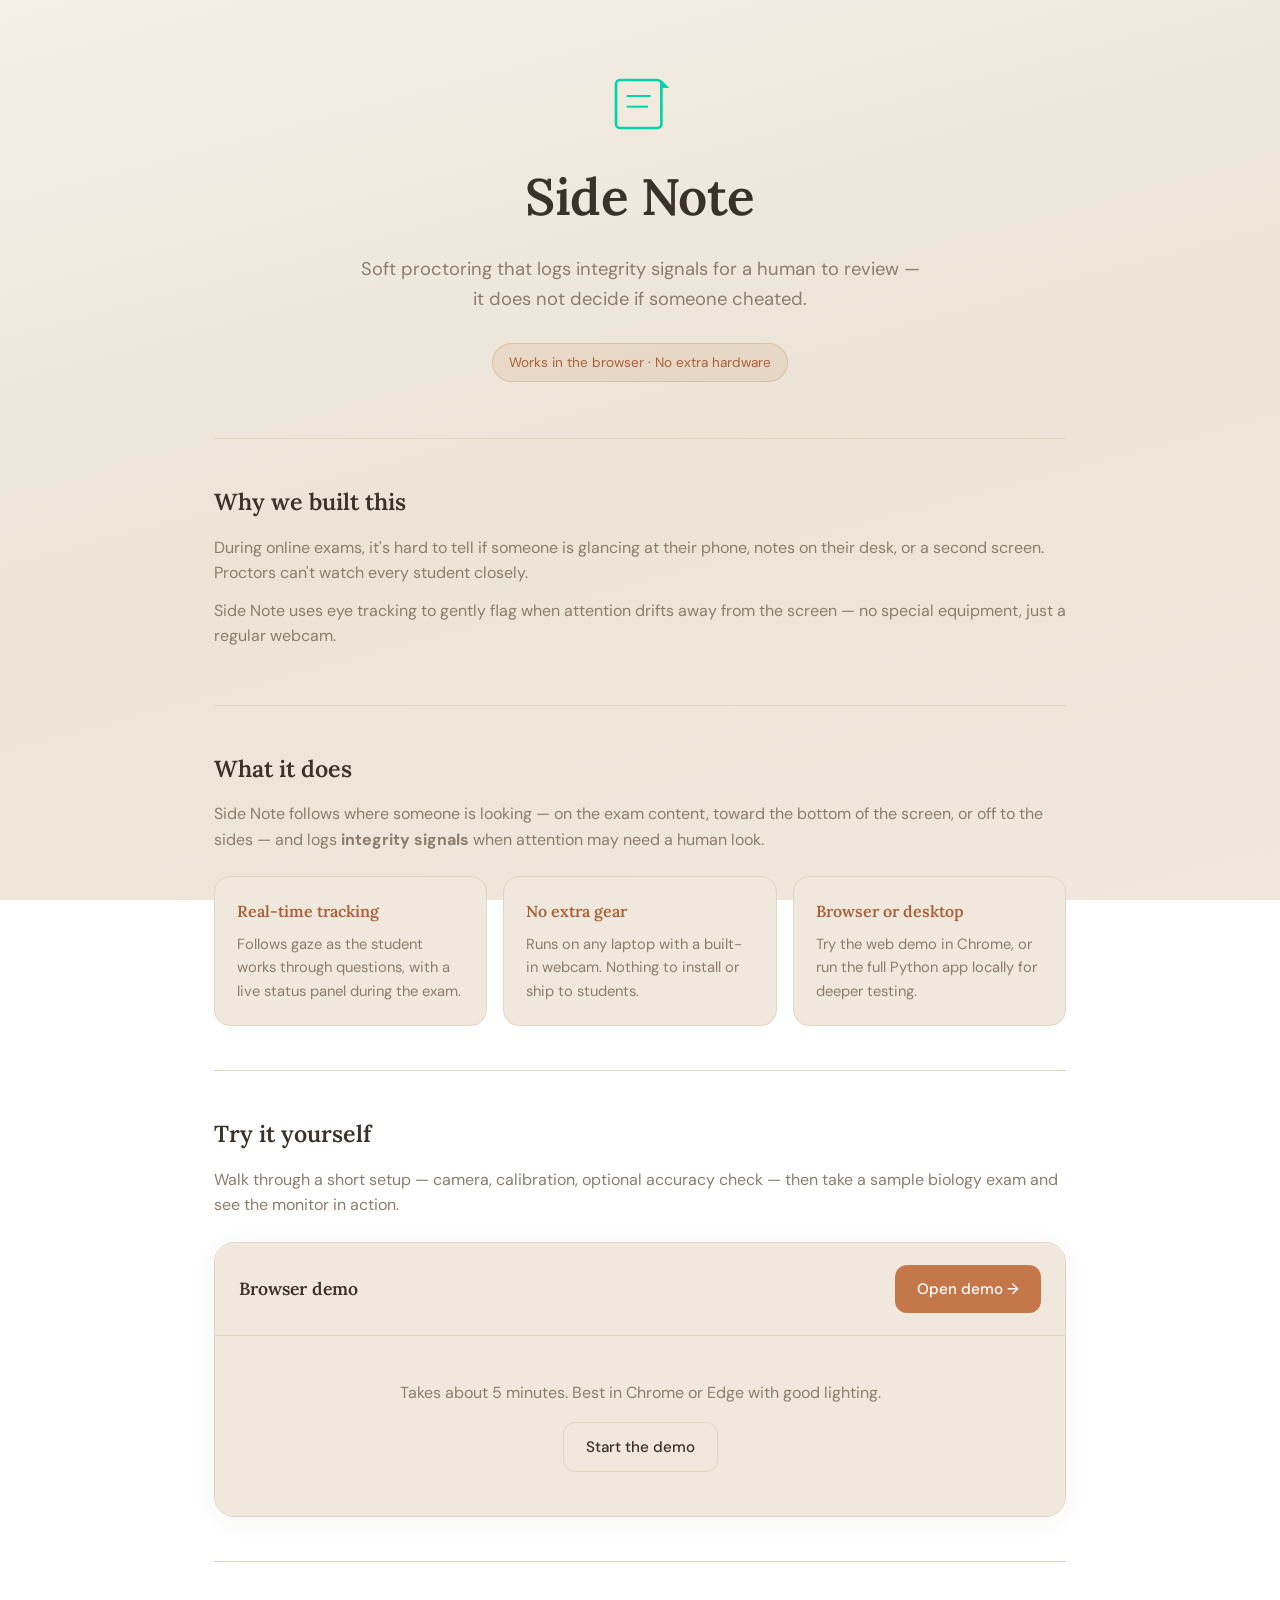
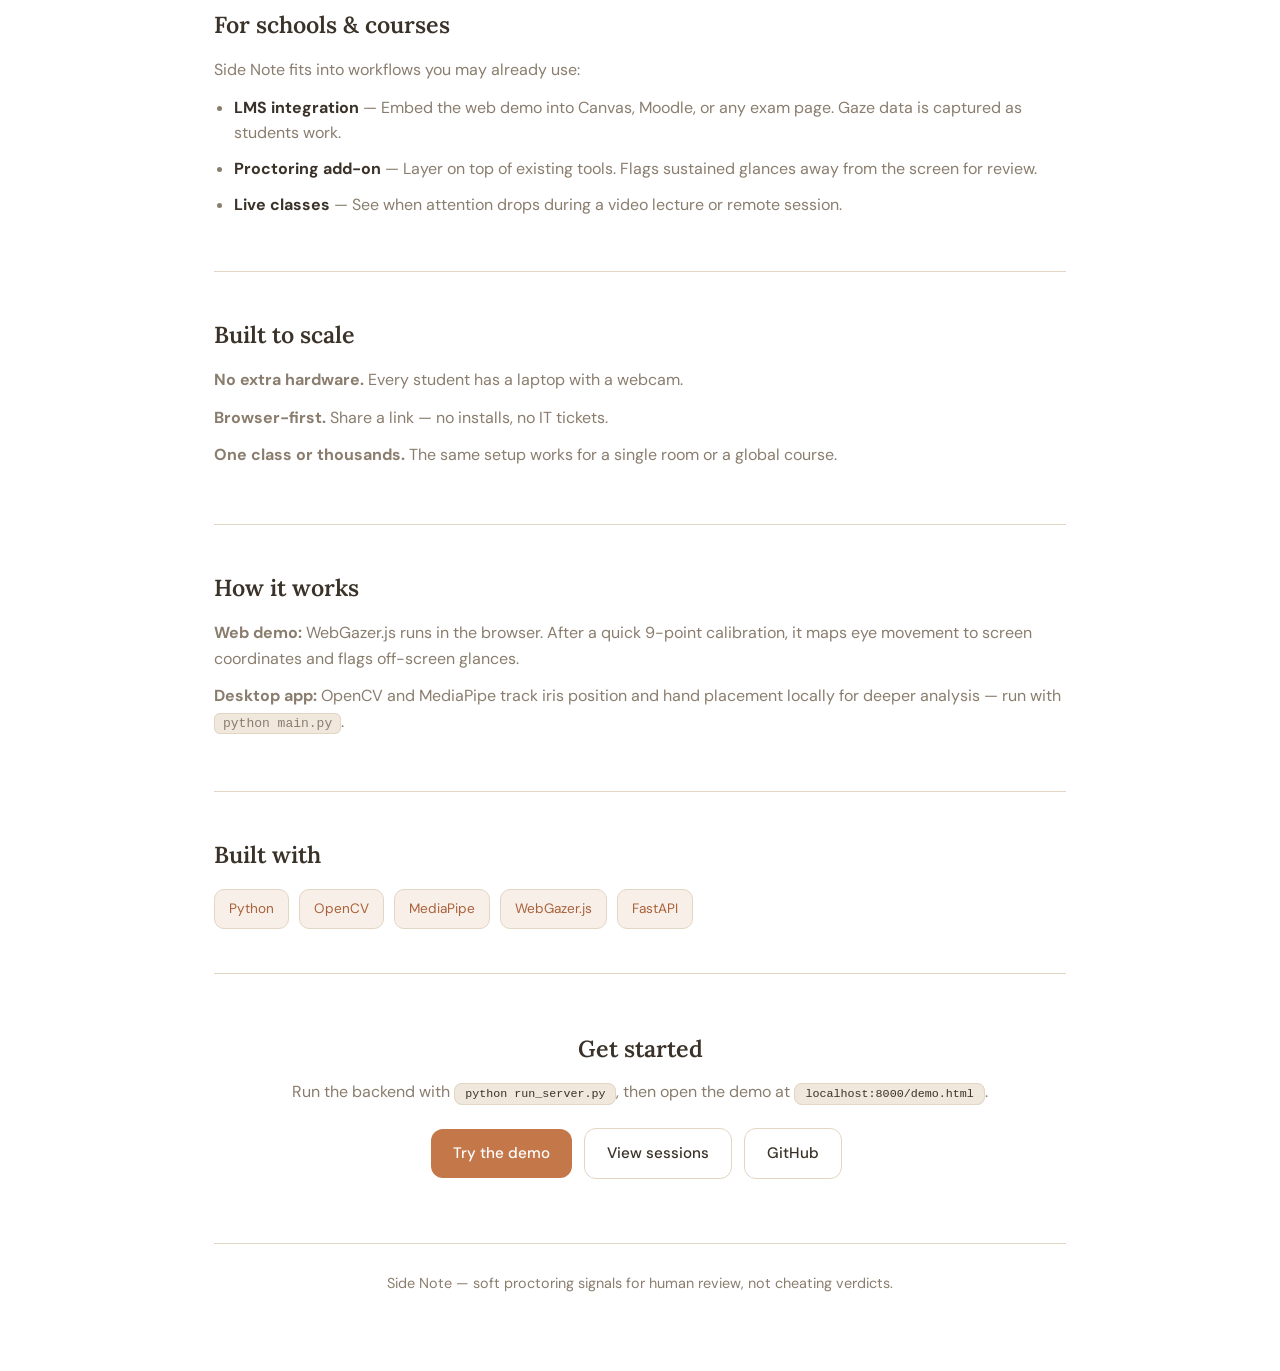
<file: website/index.html>
<!DOCTYPE html>
<html lang="en">
<head>
  <meta charset="UTF-8">
  <meta name="viewport" content="width=device-width, initial-scale=1.0">
  <title>Side Note — Eye Tracking for Everyone</title>
  <link rel="preconnect" href="https://fonts.googleapis.com">
  <link rel="preconnect" href="https://fonts.gstatic.com" crossorigin>
  <link href="https://fonts.googleapis.com/css2?family=DM+Sans:wght@400;500;600;700&family=Lora:wght@500;600&display=swap" rel="stylesheet">
  <link rel="stylesheet" href="css/demo.css">
  <link rel="stylesheet" href="css/home.css">
</head>
<body>
  <div class="home-shell">
    <header class="hero">
      <img src="logo.svg" alt="Side Note" class="logo" width="64" height="64">
      <h1>Side Note</h1>
      <p class="tagline">Soft proctoring that logs integrity signals for a human to review — it does not decide if someone cheated.</p>
      <span class="badge">Works in the browser · No extra hardware</span>
    </header>

    <section class="home-section">
      <h2>Why we built this</h2>
      <p>During online exams, it's hard to tell if someone is glancing at their phone, notes on their desk, or a second screen. Proctors can't watch every student closely.</p>
      <p>Side Note uses eye tracking to gently flag when attention drifts away from the screen — no special equipment, just a regular webcam.</p>
    </section>

    <section class="home-section">
      <h2>What it does</h2>
      <p>Side Note follows where someone is looking — on the exam content, toward the bottom of the screen, or off to the sides — and logs <strong>integrity signals</strong> when attention may need a human look.</p>

      <div class="features">
        <div class="feature">
          <h4>Real-time tracking</h4>
          <p>Follows gaze as the student works through questions, with a live status panel during the exam.</p>
        </div>
        <div class="feature">
          <h4>No extra gear</h4>
          <p>Runs on any laptop with a built-in webcam. Nothing to install or ship to students.</p>
        </div>
        <div class="feature">
          <h4>Browser or desktop</h4>
          <p>Try the web demo in Chrome, or run the full Python app locally for deeper testing.</p>
        </div>
      </div>
    </section>

    <section class="home-section">
      <h2>Try it yourself</h2>
      <p>Walk through a short setup — camera, calibration, optional accuracy check — then take a sample biology exam and see the monitor in action.</p>

      <div class="prototype-card">
        <div class="prototype-header">
          <h3>Browser demo</h3>
          <a href="demo.html" class="btn btn-primary">Open demo →</a>
        </div>
        <div class="prototype-body">
          <p style="color: var(--muted); margin: 0; text-align: center;">Takes about 5 minutes. Best in Chrome or Edge with good lighting.</p>
          <a href="demo.html" class="btn btn-secondary">Start the demo</a>
        </div>
      </div>
    </section>

    <section class="home-section">
      <h2>For schools &amp; courses</h2>
      <p>Side Note fits into workflows you may already use:</p>
      <ul>
        <li><strong>LMS integration</strong> — Embed the web demo into Canvas, Moodle, or any exam page. Gaze data is captured as students work.</li>
        <li><strong>Proctoring add-on</strong> — Layer on top of existing tools. Flags sustained glances away from the screen for review.</li>
        <li><strong>Live classes</strong> — See when attention drops during a video lecture or remote session.</li>
      </ul>
    </section>

    <section class="home-section">
      <h2>Built to scale</h2>
      <p><strong>No extra hardware.</strong> Every student has a laptop with a webcam.</p>
      <p><strong>Browser-first.</strong> Share a link — no installs, no IT tickets.</p>
      <p><strong>One class or thousands.</strong> The same setup works for a single room or a global course.</p>
    </section>

    <section class="home-section">
      <h2>How it works</h2>
      <p><strong>Web demo:</strong> WebGazer.js runs in the browser. After a quick 9-point calibration, it maps eye movement to screen coordinates and flags off-screen glances.</p>
      <p><strong>Desktop app:</strong> OpenCV and MediaPipe track iris position and hand placement locally for deeper analysis — run with <code style="background:var(--surface-soft);padding:2px 8px;border-radius:6px;border:1px solid var(--border)">python main.py</code>.</p>
    </section>

    <section class="home-section">
      <h2>Built with</h2>
      <div class="tech-list">
        <span class="tech-tag">Python</span>
        <span class="tech-tag">OpenCV</span>
        <span class="tech-tag">MediaPipe</span>
        <span class="tech-tag">WebGazer.js</span>
        <span class="tech-tag">FastAPI</span>
      </div>
    </section>

    <section class="home-section cta">
      <h2>Get started</h2>
      <p>Run the backend with <code>python run_server.py</code>, then open the demo at <code>localhost:8000/demo.html</code>.</p>
      <a href="demo.html" class="btn btn-primary">Try the demo</a>
      <a href="sessions.html" class="btn btn-secondary">View sessions</a>
      <a href="https://github.com/sheakrehan02-pixel/SideNote" class="btn btn-secondary">GitHub</a>
    </section>

    <footer class="home-footer">
      Side Note — soft proctoring signals for human review, not cheating verdicts.
    </footer>
  </div>
</body>
</html>
</file>
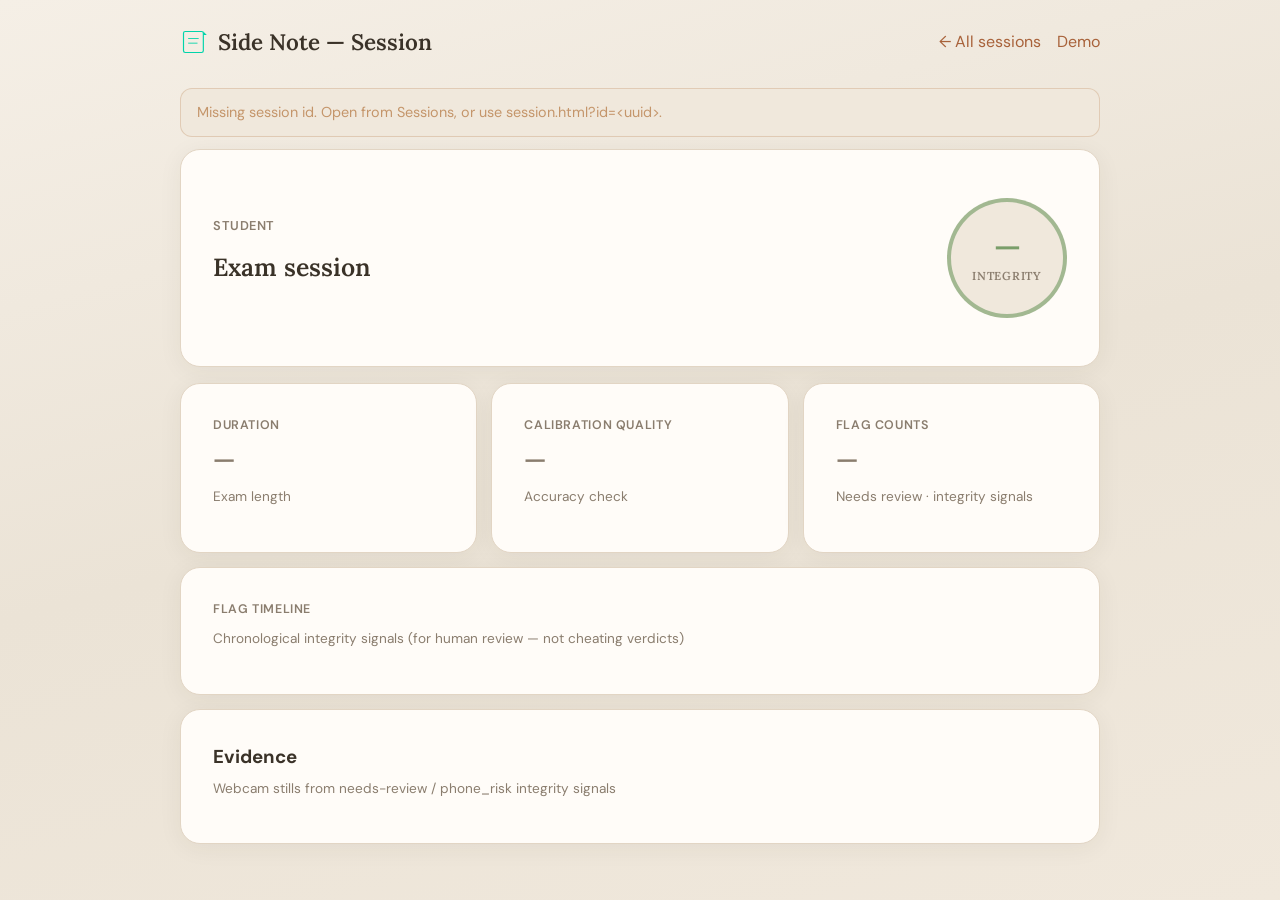
<file: website/session.html>
<!DOCTYPE html>
<html lang="en">
<head>
  <meta charset="UTF-8">
  <meta name="viewport" content="width=device-width, initial-scale=1.0">
  <title>Side Note — Session detail</title>
  <link href="https://fonts.googleapis.com/css2?family=DM+Sans:wght@400;500;600;700&family=JetBrains+Mono:wght@400;500&family=Lora:wght@500;600&display=swap" rel="stylesheet">
  <link rel="stylesheet" href="css/demo.css">
  <link rel="stylesheet" href="css/session.css">
</head>
<body>
  <div class="app-shell session-shell">
    <header class="top-bar">
      <h1>
        <img src="logo.svg" alt="" width="28" height="28">
        Side Note — Session
      </h1>
      <nav class="session-nav">
        <a href="sessions.html">← All sessions</a>
        <a href="demo.html">Demo</a>
      </nav>
    </header>

    <div id="loadStatus" class="lib-status">Loading session…</div>

    <section class="panel session-hero" id="sessionHero" hidden>
      <div class="session-hero-main">
        <p class="session-eyebrow" id="sessionStudent">Student</p>
        <h2 id="sessionTitle">Exam session</h2>
        <p class="session-meta" id="sessionMeta"></p>
      </div>
      <div class="score-ring-wrap" id="scoreRingWrap">
        <div class="score-ring" id="scoreRing" data-tone="ok">
          <span class="score-value" id="scoreValue">—</span>
          <span class="score-label">Integrity</span>
        </div>
      </div>
    </section>

    <section class="panel score-explain" id="scoreExplainPanel" hidden aria-labelledby="sessionScoreExplainTitle">
      <h3 id="sessionScoreExplainTitle">How this was calculated</h3>
      <p class="score-explain-lead">
        Starts at <strong>100</strong>. Each logged integrity event subtracts a fixed weight. Floor is <strong>0</strong>.
      </p>
      <ul class="score-weights">
        <li><span class="weight-label">Needs review · <code>phone_risk</code></span> <span class="weight-val">−12</span></li>
        <li><span class="weight-label">Needs review · other flags</span> <span class="weight-val">−8</span></li>
        <li><span class="weight-label">Integrity signal (warning)</span> <span class="weight-val">−2</span></li>
        <li><span class="weight-label">Note · <code>tab_blur</code> / info</span> <span class="weight-val">−0</span></li>
      </ul>
      <p class="score-breakdown" id="sessionScoreBreakdown">This session: —</p>
      <aside class="report-disclaimer" role="note">
        <p><strong>Disclaimer.</strong> This score is a soft-proctoring heuristic for human review —
          not a cheating verdict or academic misconduct finding. Signals can false-positive from
          posture, lighting, or calibration drift. Review the timeline and evidence before acting.</p>
      </aside>
    </section>

    <section class="session-grid" id="sessionBody" hidden>
      <article class="panel metric-card">
        <h3>Duration</h3>
        <p class="metric-value" id="metricDuration">—</p>
        <p class="metric-hint" id="metricDurationHint">Exam length</p>
      </article>

      <article class="panel metric-card">
        <h3>Calibration quality</h3>
        <p class="metric-value" id="metricCal">—</p>
        <p class="metric-hint" id="metricCalHint">Accuracy check</p>
        <div class="cal-bars" id="calBars" hidden>
          <div class="cal-bar-track">
            <div class="cal-bar-fill" id="calBarFill"></div>
          </div>
          <p class="cal-bar-labels">
            <span>Tighter</span>
            <span id="calThresholdLabel">threshold</span>
            <span>Looser</span>
          </p>
        </div>
      </article>

      <article class="panel metric-card">
        <h3>Flag counts</h3>
        <p class="metric-value" id="metricFlags">—</p>
        <p class="metric-hint" id="metricFlagsHint">Needs review · integrity signals</p>
      </article>

      <article class="panel timeline-panel">
        <div class="timeline-head">
          <h3>Flag timeline</h3>
          <p class="metric-hint">Chronological integrity signals (for human review — not cheating verdicts)</p>
        </div>
        <ol class="flag-timeline" id="flagTimeline"></ol>
        <p class="timeline-empty" id="timelineEmpty" hidden>No flag events were logged for this session.</p>
      </article>

      <article class="panel evidence-panel" id="evidencePanel">
        <div class="timeline-head">
          <h3>Evidence</h3>
          <p class="metric-hint" id="evidenceHint">Webcam stills from needs-review / phone_risk integrity signals</p>
        </div>
        <div class="evidence-grid" id="evidenceGrid" aria-live="polite"></div>
        <p class="timeline-empty" id="evidenceEmpty" hidden>No evidence snapshots stored for this session.</p>
      </article>
    </section>
  </div>

  <script src="js/session-detail.js"></script>
</body>
</html>
</file>
<file: website/css/demo.css>
/* Side Note — warm, human proctoring demo */

:root {
  --bg: #f5efe6;
  --surface: #fffcf8;
  --surface-soft: #f0e8dc;
  --border: #e2d5c4;
  --text: #3a3228;
  --muted: #8a7d6e;
  --accent: #c4784a;
  --accent-dim: #a8623a;
  --accent-soft: rgba(196, 120, 74, 0.12);
  --ok: #7a9e6a;
  --warning: #c4956a;
  --danger: #c46a6a;
  --shadow: rgba(58, 50, 40, 0.06);
}

* { margin: 0; padding: 0; box-sizing: border-box; }

body {
  font-family: 'DM Sans', 'Segoe UI', system-ui, sans-serif;
  background: linear-gradient(165deg, #f5efe6 0%, #ebe3d6 50%, #f0e8dc 100%);
  background-attachment: fixed;
  color: var(--text);
  min-height: 100vh;
  line-height: 1.6;
}

a { color: var(--accent-dim); text-decoration: none; }
a:hover { text-decoration: underline; color: var(--accent); }

.app-shell {
  max-width: 1100px;
  margin: 0 auto;
  padding: 24px 20px 48px;
}

.top-bar {
  display: flex;
  align-items: center;
  justify-content: space-between;
  gap: 16px;
  flex-wrap: wrap;
  margin-bottom: 28px;
}

.top-bar h1 {
  font-family: 'Lora', Georgia, serif;
  font-size: 1.4rem;
  font-weight: 600;
  display: flex;
  align-items: center;
  gap: 10px;
  color: var(--text);
}

.step-track {
  display: flex;
  gap: 8px;
  align-items: center;
}

.step-dot {
  width: 10px;
  height: 10px;
  border-radius: 50%;
  background: var(--border);
  transition: background 0.25s, box-shadow 0.25s;
}

.step-dot.active {
  background: var(--accent);
  box-shadow: 0 0 0 3px var(--accent-soft);
}
.step-dot.done { background: var(--accent-dim); }

.panel {
  background: var(--surface);
  border: 1px solid var(--border);
  border-radius: 20px;
  padding: 32px;
  box-shadow: 0 4px 24px var(--shadow);
}

.panel h2 {
  font-family: 'Lora', Georgia, serif;
  font-size: 1.5rem;
  font-weight: 600;
  margin-bottom: 14px;
  color: var(--text);
}

.panel p { color: var(--muted); margin-bottom: 12px; }

.lib-status {
  padding: 12px 16px;
  border-radius: 12px;
  font-size: 0.9rem;
  margin-bottom: 12px;
  background: var(--surface-soft);
}

.lib-status.ok { color: var(--ok); border: 1px solid rgba(122, 158, 106, 0.35); }
.lib-status.warn { color: var(--warning); border: 1px solid rgba(196, 149, 106, 0.35); }
.lib-status.err { color: var(--danger); border: 1px solid rgba(196, 106, 106, 0.35); }

.offline-banner {
  position: sticky;
  top: 0;
  z-index: 10050;
  display: flex;
  flex-wrap: wrap;
  align-items: center;
  justify-content: center;
  gap: 6px 10px;
  padding: 10px 16px;
  background: #5c5348;
  color: #f5efe6;
  font-size: 0.88rem;
  line-height: 1.4;
  text-align: center;
  box-shadow: 0 2px 10px rgba(58, 50, 40, 0.18);
}

.offline-banner[hidden] {
  display: none !important;
}

.offline-banner strong {
  font-weight: 700;
  letter-spacing: 0.01em;
}

.checklist {
  list-style: none;
  margin: 16px 0 24px;
}

.checklist li {
  padding: 14px 16px;
  border: 1px solid var(--border);
  border-radius: 14px;
  margin-bottom: 10px;
  color: var(--muted);
  background: var(--surface-soft);
}

.checklist li strong {
  color: var(--text);
  display: block;
  margin-bottom: 4px;
  font-weight: 600;
}

.visually-hidden {
  position: absolute;
  width: 1px;
  height: 1px;
  padding: 0;
  margin: -1px;
  overflow: hidden;
  clip: rect(0, 0, 0, 0);
  white-space: nowrap;
  border: 0;
}

.env-checklist {
  display: flex;
  flex-direction: column;
  gap: 10px;
  margin: 16px 0 12px;
}

.env-check,
.env-check-label {
  display: flex;
  align-items: flex-start;
  gap: 12px;
  padding: 14px 16px;
  border: 1px solid var(--border);
  border-radius: 14px;
  background: var(--surface-soft);
  cursor: pointer;
  color: var(--muted);
  transition: border-color 0.15s, background 0.15s;
}

.env-check-fs {
  flex-direction: column;
  gap: 10px;
  cursor: default;
  padding: 0;
  border: none;
  background: transparent;
}

.env-check-fs .env-check-label {
  margin: 0;
  width: 100%;
  box-sizing: border-box;
}

.env-check:has(input:checked),
.env-check-label:has(input:checked) {
  border-color: rgba(122, 158, 106, 0.55);
  background: rgba(122, 158, 106, 0.08);
}

.env-check.invalid,
.env-check-label.invalid {
  border-color: var(--danger);
}

.env-check input[type="checkbox"],
.env-check-label input[type="checkbox"] {
  margin-top: 3px;
  width: 18px;
  height: 18px;
  flex-shrink: 0;
  accent-color: var(--ok);
}

.env-check-body {
  display: block;
  line-height: 1.45;
}

.env-check-body strong {
  display: block;
  color: var(--text);
  margin-bottom: 4px;
  font-weight: 600;
}

.env-fs-actions {
  display: flex;
  flex-wrap: wrap;
  align-items: center;
  gap: 10px 14px;
  padding: 0 4px 4px 46px;
}

.env-fs-status {
  margin: 0;
  font-size: 0.8rem;
  color: var(--muted);
}

.env-fs-status.ok {
  color: var(--ok);
}

.env-fs-status.warn {
  color: var(--warning);
}

.env-tips {
  margin: 4px 0 0;
  font-size: 0.85rem;
  color: var(--muted);
}

.env-hint {
  margin: 12px 0 0;
  font-size: 0.85rem;
  color: var(--muted);
}

.env-hint.error {
  color: var(--danger);
}

.btn-row {
  display: flex;
  gap: 10px;
  flex-wrap: wrap;
  margin-top: 20px;
}

.btn {
  padding: 12px 22px;
  border-radius: 12px;
  border: none;
  font-size: 0.95rem;
  font-weight: 500;
  cursor: pointer;
  font-family: inherit;
  transition: background 0.2s, border-color 0.2s, transform 0.15s;
}

.btn:hover:not(:disabled) { transform: translateY(-1px); }
.btn:disabled { opacity: 0.45; cursor: not-allowed; }

.btn-primary {
  background: var(--accent);
  color: #fff;
}
.btn-primary:hover:not(:disabled) { background: var(--accent-dim); }

.btn-secondary {
  background: transparent;
  border: 1px solid var(--border);
  color: var(--text);
}
.btn-secondary:hover:not(:disabled) { border-color: var(--muted); background: var(--surface-soft); }

.btn-danger {
  background: rgba(196, 106, 106, 0.1);
  color: var(--danger);
  border: 1px solid rgba(196, 106, 106, 0.3);
}

.progress-text {
  font-size: 0.9rem;
  color: var(--accent-dim);
  margin-top: 12px;
}

.validation-result { margin-top: 12px; font-weight: 500; }
.validation-result.pass { color: var(--ok); }
.validation-result.fail { color: var(--warning); }

.exam-layout {
  display: grid;
  grid-template-columns: 1fr 300px;
  gap: 20px;
}

@media (max-width: 900px) {
  .exam-layout { grid-template-columns: 1fr; }
}

#exam-content {
  background: var(--surface-soft);
  border: 1px solid var(--border);
  border-radius: 16px;
  padding: 24px;
}

#exam-content h3 {
  font-family: 'Lora', Georgia, serif;
  margin-bottom: 16px;
}

.question-block {
  margin-bottom: 24px;
  padding-bottom: 20px;
  border-bottom: 1px solid var(--border);
}

.question-block:last-child { border-bottom: none; }

.question-block label {
  display: block;
  font-weight: 600;
  margin-bottom: 10px;
}

.question-block textarea,
.question-block input[type="text"] {
  width: 100%;
  padding: 12px 14px;
  border-radius: 12px;
  border: 1px solid var(--border);
  background: var(--surface);
  color: var(--text);
  font-family: inherit;
  font-size: 0.95rem;
  transition: border-color 0.2s;
}

.question-block textarea:focus,
.question-block input[type="text"]:focus {
  outline: none;
  border-color: var(--accent);
}

.question-block textarea { min-height: 80px; resize: vertical; }

.identity-block {
  margin: 16px 0 8px;
  padding: 14px 16px;
  border: 1px solid var(--border);
  border-radius: 12px;
  background: var(--surface-soft);
}

.identity-block label {
  display: block;
  font-weight: 600;
  font-size: 0.9rem;
  color: var(--text);
  margin-bottom: 8px;
}

.identity-block input[type="text"] {
  width: 100%;
  padding: 10px 12px;
  border: 1px solid var(--border);
  border-radius: 8px;
  font: inherit;
  color: var(--text);
  background: var(--surface);
}

.identity-block input[type="text"]:focus {
  outline: none;
  border-color: var(--accent);
}

.identity-block input.invalid {
  border-color: var(--danger);
}

.identity-hint {
  margin: 8px 0 0;
  font-size: 0.8rem;
  color: var(--muted);
}

.identity-hint.error {
  color: var(--danger);
}

.proctor-panel {
  background: var(--surface-soft);
  border: 1px solid var(--border);
  border-radius: 16px;
  padding: 20px;
}

.proctor-panel h4 {
  font-size: 0.8rem;
  text-transform: uppercase;
  letter-spacing: 0.05em;
  color: var(--muted);
  margin-bottom: 12px;
  font-weight: 600;
}

.status-badge {
  display: inline-block;
  padding: 7px 16px;
  border-radius: 10px;
  font-weight: 600;
  font-size: 0.85rem;
  color: #fff;
  margin-bottom: 8px;
  transition: background-color 0.35s ease;
}

.status-badge.is-paused {
  background: #8a7d6e !important;
}

.camera-pause-banner {
  margin: 0 0 14px;
  padding: 14px;
  border-radius: 12px;
  border: 1px solid rgba(138, 125, 110, 0.45);
  background: rgba(138, 125, 110, 0.1);
}

.camera-pause-title {
  margin: 0 0 6px;
  font-size: 0.92rem;
  font-weight: 600;
  color: var(--text);
}

.camera-pause-msg {
  margin: 0 0 12px;
  font-size: 0.82rem;
  color: var(--muted);
  line-height: 1.45;
}

.camera-pause-banner .btn {
  width: 100%;
}

.status-detail {
  font-size: 0.88rem;
  color: var(--muted);
  margin: 0 0 14px;
  line-height: 1.4;
  min-height: 1.2em;
}

.current-signal {
  margin: 0 0 14px;
  padding: 14px 14px 12px;
  border-radius: 12px;
  border: 1px solid var(--border);
  background: var(--surface);
  transition: border-color 0.3s ease, background 0.3s ease;
}

.current-signal[data-severity="warning"] {
  border-color: rgba(196, 149, 106, 0.4);
  background: rgba(196, 149, 106, 0.07);
}

.current-signal[data-severity="suspicious"] {
  border-color: rgba(196, 106, 106, 0.45);
  background: rgba(196, 106, 106, 0.08);
}

.current-signal-eyebrow {
  margin: 0 0 4px;
  font-size: 0.68rem;
  font-weight: 700;
  letter-spacing: 0.06em;
  text-transform: uppercase;
  color: var(--muted);
}

.current-signal[data-severity="warning"] .current-signal-eyebrow {
  color: var(--warning);
}

.current-signal[data-severity="suspicious"] .current-signal-eyebrow {
  color: var(--danger);
}

.current-signal-title {
  margin: 0 0 6px;
  font-size: 0.98rem;
  font-weight: 600;
  color: var(--text);
  line-height: 1.3;
}

.current-signal-msg {
  margin: 0 0 8px;
  font-size: 0.82rem;
  color: var(--muted);
  line-height: 1.4;
}

.current-signal-id {
  margin: 0;
  font-family: ui-monospace, SFMono-Regular, Menlo, monospace;
  font-size: 0.7rem;
  color: var(--muted);
  opacity: 0.85;
}

.exam-meta {
  font-size: 0.85rem;
  color: var(--muted);
  margin-bottom: 12px;
}

.toggle-row {
  display: flex;
  align-items: center;
  gap: 8px;
  font-size: 0.85rem;
  color: var(--muted);
  margin-top: 12px;
}

.zone-legend {
  margin-top: 16px;
  padding-top: 12px;
  border-top: 1px solid var(--border);
  font-size: 0.78rem;
  color: var(--muted);
  line-height: 1.7;
}

.zone-legend .zone-flag.phone {
  background: var(--danger);
}

.zone-legend span {
  display: inline-block;
  width: 10px;
  height: 10px;
  border-radius: 3px;
  margin-right: 4px;
  vertical-align: middle;
}

.zone-flag { background: rgba(196, 106, 106, 0.45); }
.zone-warn { background: rgba(196, 149, 106, 0.45); }
.zone-info { background: rgba(122, 158, 106, 0.45); }

.evidence-grid {
  display: grid;
  grid-template-columns: repeat(auto-fill, minmax(148px, 1fr));
  gap: 12px;
  margin-top: 8px;
}

.evidence-card {
  border: 1px solid var(--border);
  border-radius: 10px;
  overflow: hidden;
  background: var(--surface);
}

.evidence-thumb {
  display: block;
  width: 100%;
  padding: 0;
  border: 0;
  background: #1a1a1a;
  cursor: zoom-in;
}

.evidence-card img {
  display: block;
  width: 100%;
  height: auto;
  aspect-ratio: 4 / 3;
  object-fit: cover;
  background: #1a1a1a;
}

.evidence-card .ev-meta {
  padding: 8px 10px;
  font-size: 0.75rem;
  color: var(--muted);
  line-height: 1.35;
}

.evidence-card .ev-flag {
  font-family: ui-monospace, SFMono-Regular, Menlo, monospace;
  font-weight: 600;
  color: var(--text);
}

.evidence-card .ev-label {
  color: var(--text);
  font-weight: 500;
}

.evidence-empty {
  font-size: 0.88rem;
  color: var(--muted);
}

.evidence-hint {
  font-size: 0.82rem;
  color: var(--muted);
  margin: 0 0 8px;
}

.evidence-lightbox {
  position: fixed;
  inset: 0;
  z-index: 10000;
  background: rgba(30, 24, 18, 0.72);
  display: flex;
  align-items: center;
  justify-content: center;
  padding: 24px;
}

.evidence-lightbox-inner {
  background: var(--surface);
  border-radius: 14px;
  padding: 16px;
  max-width: min(560px, 100%);
  box-shadow: 0 16px 48px rgba(0, 0, 0, 0.25);
  text-align: center;
}

.evidence-lightbox-inner img {
  display: block;
  width: 100%;
  max-height: 70vh;
  object-fit: contain;
  border-radius: 8px;
  background: #111;
}

.evidence-lightbox-inner p {
  margin: 12px 0;
  font-size: 0.85rem;
  color: var(--muted);
  line-height: 1.4;
}

#gazeDot {
  position: fixed;
  width: 20px;
  height: 20px;
  border-radius: 50%;
  background: var(--accent);
  border: 3px solid rgba(255, 255, 255, 0.85);
  pointer-events: none;
  transform: translate(-50%, -50%);
  z-index: 9999;
  display: none;
  box-shadow: 0 2px 12px rgba(196, 120, 74, 0.45);
  transition: left 0.05s linear, top 0.05s linear;
}

#calOverlay {
  position: fixed;
  inset: 0;
  z-index: 10000;
  pointer-events: none;
  visibility: hidden;
}

#calOverlay.visible {
  pointer-events: auto;
  visibility: visible;
}

.cal-backdrop {
  position: absolute;
  inset: 0;
  background: rgba(58, 50, 40, 0.88);
}

.cal-instructions {
  position: absolute;
  top: 24px;
  left: 50%;
  transform: translateX(-50%);
  text-align: center;
  max-width: 520px;
  padding: 0 16px;
  color: #f5efe6;
}

.cal-instructions h2 {
  font-family: 'Lora', Georgia, serif;
  font-size: 1.3rem;
  margin-bottom: 8px;
  color: #fff;
}

.cal-instructions p { color: rgba(245, 239, 230, 0.75); }
.cal-tip { font-size: 0.85rem; margin-top: 8px; color: var(--accent) !important; }

.cal-target-static {
  position: fixed;
  width: 56px;
  height: 56px;
  transform: translate(-50%, -50%);
  pointer-events: none;
  z-index: 10002;
}

.cal-target {
  position: fixed;
  width: 56px;
  height: 56px;
  transform: translate(-50%, -50%);
  border: none;
  background: transparent;
  cursor: crosshair;
  padding: 0;
  z-index: 10002;
}

.cal-target-ring {
  position: absolute;
  inset: 0;
  border: 3px solid var(--accent);
  border-radius: 50%;
  animation: pulse 1.4s ease-in-out infinite;
}

.cal-target-core {
  position: absolute;
  inset: 18px;
  background: var(--accent);
  border-radius: 50%;
}

@keyframes pulse {
  0%, 100% { transform: scale(1); opacity: 1; }
  50% { transform: scale(1.12); opacity: 0.75; }
}

.cal-skip {
  position: fixed;
  bottom: 24px;
  left: 50%;
  transform: translateX(-50%);
}

.val-target {
  position: fixed;
  width: 24px;
  height: 24px;
  transform: translate(-50%, -50%);
  background: var(--ok);
  border-radius: 50%;
  box-shadow: 0 0 20px rgba(122, 158, 106, 0.5);
  z-index: 10002;
}

.val-gaze-dot {
  position: fixed;
  width: 18px;
  height: 18px;
  transform: translate(-50%, -50%);
  border-radius: 50%;
  background: var(--accent);
  border: 2px solid #fff;
  z-index: 10003;
  display: none;
  pointer-events: none;
  box-shadow: 0 2px 10px rgba(196, 120, 74, 0.4);
}

.score-ring {
  font-family: 'Lora', Georgia, serif;
  font-size: 3rem;
  font-weight: 600;
  color: var(--accent);
  margin: 16px 0;
}

.report-lede {
  color: var(--muted);
  font-size: 0.95rem;
  margin-bottom: 4px;
}

.report-offline-note {
  margin-top: 8px;
  padding: 10px 12px;
  border-radius: 10px;
  border: 1px solid rgba(196, 149, 106, 0.4);
  background: rgba(196, 149, 106, 0.1);
  color: var(--text);
  font-size: 0.88rem;
  line-height: 1.45;
}

.report-offline-note strong {
  font-weight: 600;
}

.score-explain {
  margin: 20px 0 16px;
  padding: 16px 18px;
  border-left: 3px solid var(--accent);
  background: var(--surface-soft);
  border-radius: 0 12px 12px 0;
}

.score-explain h3 {
  font-size: 0.95rem;
  font-weight: 600;
  margin: 0 0 8px;
  color: var(--text);
}

.score-explain-lead {
  font-size: 0.88rem;
  color: var(--muted);
  margin: 0 0 12px;
  line-height: 1.45;
}

.score-weights {
  list-style: none;
  margin: 0 0 12px;
  padding: 0;
  display: flex;
  flex-direction: column;
  gap: 6px;
}

.score-weights li {
  display: flex;
  justify-content: space-between;
  gap: 12px;
  align-items: baseline;
  font-size: 0.86rem;
  color: var(--text);
  padding: 4px 0;
  border-bottom: 1px solid rgba(226, 213, 196, 0.7);
}

.score-weights li:last-child {
  border-bottom: 0;
}

.score-weights .weight-label code {
  font-size: 0.78rem;
}

.score-weights .weight-val {
  font-family: ui-monospace, SFMono-Regular, Menlo, monospace;
  font-weight: 600;
  color: var(--accent-dim);
  white-space: nowrap;
}

.score-breakdown {
  margin: 0;
  font-size: 0.88rem;
  font-weight: 500;
  color: var(--text);
  line-height: 1.45;
}

.report-disclaimer {
  margin: 0 0 8px;
  padding: 14px 16px;
  border: 1px solid var(--border);
  border-radius: 12px;
  background: var(--surface);
}

.report-disclaimer p {
  margin: 0;
  font-size: 0.82rem;
  color: var(--muted);
  line-height: 1.5;
}

.report-disclaimer strong {
  color: var(--text);
  font-weight: 600;
}

#reportEvents {
  list-style: none;
  margin-top: 12px;
  max-height: 240px;
  overflow-y: auto;
}

#reportEvents li {
  padding: 8px 0;
  border-bottom: 1px solid var(--border);
  font-size: 0.9rem;
  color: var(--muted);
}

#reportEvents li.suspicious { color: var(--danger); }
#reportEvents li.warning { color: var(--warning); }

.setup-link {
  margin-top: 20px;
  padding: 16px;
  background: var(--accent-soft);
  border: 1px solid rgba(196, 120, 74, 0.2);
  border-radius: 14px;
  font-size: 0.9rem;
}

.setup-link a { font-weight: 600; }
</file>
<file: website/css/home.css>
/* Side Note — homepage layout (uses variables from demo.css) */

.home-shell {
  max-width: 900px;
  margin: 0 auto;
  padding: 0 24px 48px;
}

.hero {
  padding: 72px 0 56px;
  text-align: center;
}

.hero .logo {
  margin-bottom: 20px;
  display: block;
  margin-left: auto;
  margin-right: auto;
}

.hero h1 {
  font-family: 'Lora', Georgia, serif;
  font-size: clamp(2.4rem, 6vw, 3.2rem);
  font-weight: 600;
  letter-spacing: -0.01em;
  margin-bottom: 16px;
  color: var(--text);
}

.hero .tagline {
  font-size: 1.15rem;
  color: var(--muted);
  margin-bottom: 28px;
  max-width: 560px;
  margin-left: auto;
  margin-right: auto;
  line-height: 1.65;
}

.hero .badge {
  display: inline-block;
  padding: 8px 16px;
  background: var(--accent-soft);
  border: 1px solid rgba(196, 120, 74, 0.25);
  border-radius: 100px;
  font-size: 0.85rem;
  color: var(--accent-dim);
}

.home-section {
  padding: 44px 0;
  border-top: 1px solid var(--border);
}

.home-section h2 {
  font-family: 'Lora', Georgia, serif;
  font-size: 1.45rem;
  font-weight: 600;
  margin-bottom: 14px;
  color: var(--text);
}

.home-section p {
  color: var(--muted);
  margin-bottom: 12px;
}

.home-section ul {
  color: var(--muted);
  margin: 12px 0 0 20px;
}

.home-section li {
  margin-bottom: 10px;
  line-height: 1.6;
}

.home-section li strong {
  color: var(--text);
}

.features {
  display: grid;
  grid-template-columns: repeat(auto-fit, minmax(220px, 1fr));
  gap: 16px;
  margin-top: 24px;
}

.feature {
  padding: 22px;
  background: var(--surface-soft);
  border: 1px solid var(--border);
  border-radius: 16px;
}

.feature h4 {
  font-family: 'Lora', Georgia, serif;
  font-size: 1rem;
  margin-bottom: 8px;
  color: var(--accent-dim);
  font-weight: 600;
}

.feature p {
  font-size: 0.92rem;
  margin: 0;
}

.prototype-card {
  background: var(--surface);
  border: 1px solid var(--border);
  border-radius: 20px;
  overflow: hidden;
  margin-top: 24px;
  box-shadow: 0 4px 24px var(--shadow);
}

.prototype-header {
  padding: 22px 24px;
  background: var(--surface-soft);
  border-bottom: 1px solid var(--border);
  display: flex;
  align-items: center;
  justify-content: space-between;
  flex-wrap: wrap;
  gap: 12px;
}

.prototype-header h3 {
  font-family: 'Lora', Georgia, serif;
  font-size: 1.1rem;
  font-weight: 600;
}

.prototype-body {
  min-height: 180px;
  display: flex;
  align-items: center;
  justify-content: center;
  flex-direction: column;
  gap: 16px;
  padding: 32px 24px;
  background: var(--surface-soft);
}

.tech-list {
  display: flex;
  flex-wrap: wrap;
  gap: 10px;
  margin-top: 16px;
}

.tech-tag {
  padding: 8px 14px;
  background: var(--accent-soft);
  border: 1px solid var(--border);
  border-radius: 10px;
  font-size: 0.85rem;
  color: var(--accent-dim);
}

.cta {
  text-align: center;
  padding: 56px 0;
}

.cta h2 {
  font-family: 'Lora', Georgia, serif;
  margin-bottom: 12px;
}

.cta p {
  margin-bottom: 24px;
}

.cta .btn {
  display: inline-block;
  text-decoration: none;
  margin: 0 8px 8px 0;
}

.cta code {
  background: var(--surface-soft);
  padding: 3px 10px;
  border-radius: 8px;
  font-size: 0.9em;
  color: var(--text);
  border: 1px solid var(--border);
}

.home-footer {
  padding: 28px 0;
  border-top: 1px solid var(--border);
  text-align: center;
  color: var(--muted);
  font-size: 0.9rem;
}
</file>
<file: website/css/session.css>
/* Instructor session detail — extends demo tokens */

.session-shell {
  max-width: 960px;
}

.session-nav {
  display: flex;
  gap: 16px;
  align-items: center;
  flex-wrap: wrap;
}

.session-hero {
  display: flex;
  justify-content: space-between;
  align-items: center;
  gap: 24px;
  flex-wrap: wrap;
  margin-bottom: 16px;
}

.session-eyebrow {
  font-size: 0.8rem;
  font-weight: 600;
  letter-spacing: 0.04em;
  text-transform: uppercase;
  color: var(--muted);
  margin-bottom: 6px;
}

.session-hero h2 {
  font-family: 'Lora', Georgia, serif;
  font-size: 1.55rem;
  font-weight: 600;
  margin-bottom: 8px;
}

.session-meta {
  color: var(--muted);
  font-size: 0.9rem;
}

.session-meta code {
  font-family: 'JetBrains Mono', monospace;
  font-size: 0.78rem;
  background: var(--surface-soft);
  padding: 2px 6px;
  border-radius: 6px;
}

.score-ring {
  width: 120px;
  height: 120px;
  border-radius: 50%;
  border: 4px solid var(--border);
  display: flex;
  flex-direction: column;
  align-items: center;
  justify-content: center;
  background: var(--surface-soft);
}

.score-ring[data-tone="ok"] { border-color: rgba(122, 158, 106, 0.65); }
.score-ring[data-tone="warn"] { border-color: rgba(196, 149, 106, 0.75); }
.score-ring[data-tone="bad"] { border-color: rgba(196, 106, 106, 0.75); }

.score-value {
  font-family: 'Lora', Georgia, serif;
  font-size: 2rem;
  font-weight: 600;
  line-height: 1;
}

.score-ring[data-tone="ok"] .score-value { color: var(--ok); }
.score-ring[data-tone="warn"] .score-value { color: var(--warning); }
.score-ring[data-tone="bad"] .score-value { color: var(--danger); }

.score-label {
  font-size: 0.72rem;
  text-transform: uppercase;
  letter-spacing: 0.06em;
  color: var(--muted);
  margin-top: 4px;
}

.session-shell .score-explain {
  margin: 0 0 16px;
}

.session-shell .report-disclaimer {
  margin-top: 14px;
}

.session-grid {
  display: grid;
  grid-template-columns: repeat(3, 1fr);
  gap: 14px;
}

.metric-card h3,
.timeline-panel h3 {
  font-size: 0.78rem;
  text-transform: uppercase;
  letter-spacing: 0.05em;
  color: var(--muted);
  font-weight: 600;
  margin-bottom: 8px;
}

.metric-value {
  font-family: 'Lora', Georgia, serif;
  font-size: 1.65rem;
  font-weight: 600;
  line-height: 1.15;
}

.metric-value.pass { color: var(--ok); }
.metric-value.fail { color: var(--danger); }

.metric-hint {
  margin-top: 6px;
  font-size: 0.85rem;
  color: var(--muted);
}

.cal-bars {
  margin-top: 14px;
}

.cal-bar-track {
  height: 8px;
  border-radius: 999px;
  background: var(--border);
  overflow: hidden;
}

.cal-bar-fill {
  height: 100%;
  width: 0%;
  border-radius: 999px;
  background: var(--ok);
  transition: width 0.35s ease;
}

.cal-bar-fill.warn { background: var(--warning); }
.cal-bar-fill.bad { background: var(--danger); }

.cal-bar-labels {
  display: flex;
  justify-content: space-between;
  margin-top: 6px;
  font-size: 0.72rem;
  color: var(--muted);
}

.timeline-panel {
  grid-column: 1 / -1;
}

.evidence-panel {
  grid-column: 1 / -1;
}

.evidence-panel .evidence-grid {
  margin-top: 4px;
}

.evidence-panel .evidence-card--empty {
  min-height: 120px;
  display: flex;
  align-items: center;
  justify-content: center;
  color: var(--muted);
  font-size: 0.85rem;
  border: 1px dashed var(--border);
  border-radius: 12px;
  background: var(--surface-soft);
}

.tl-thumbs {
  display: flex;
  flex-wrap: wrap;
  gap: 8px;
  margin-top: 8px;
}

.tl-thumb {
  padding: 0;
  border: 1px solid var(--border);
  border-radius: 8px;
  overflow: hidden;
  background: var(--surface-soft);
  cursor: pointer;
  width: 72px;
  height: 54px;
}

.tl-thumb img {
  display: block;
  width: 100%;
  height: 100%;
  object-fit: cover;
}

.tl-thumb:hover {
  border-color: var(--accent);
}

.timeline-empty {
  color: var(--muted);
  font-size: 0.95rem;
}

.flag-timeline {
  list-style: none;
  margin: 0;
  padding: 0;
  border-left: 2px solid var(--border);
}

.flag-timeline li {
  position: relative;
  padding: 0 0 18px 20px;
}

.flag-timeline li:last-child {
  padding-bottom: 0;
}

.flag-timeline li::before {
  content: '';
  position: absolute;
  left: -7px;
  top: 6px;
  width: 12px;
  height: 12px;
  border-radius: 50%;
  background: var(--border);
  border: 2px solid var(--surface);
}

.flag-timeline li.warning::before { background: var(--warning); }
.flag-timeline li.suspicious::before { background: var(--danger); }
.flag-timeline li.info::before { background: var(--muted); }

.tl-time {
  font-family: 'JetBrains Mono', monospace;
  font-size: 0.75rem;
  color: var(--muted);
  margin-bottom: 4px;
}

.tl-row {
  display: flex;
  flex-wrap: wrap;
  align-items: baseline;
  gap: 8px 12px;
}

.tl-flag {
  font-weight: 600;
  color: var(--text);
}

.tl-severity {
  font-size: 0.72rem;
  font-weight: 600;
  text-transform: uppercase;
  letter-spacing: 0.04em;
  padding: 2px 8px;
  border-radius: 999px;
  background: var(--surface-soft);
  color: var(--muted);
}

.tl-severity.warning {
  color: var(--warning);
  background: rgba(196, 149, 106, 0.15);
}

.tl-severity.suspicious {
  color: var(--danger);
  background: rgba(196, 106, 106, 0.15);
}

.tl-conf {
  font-family: 'JetBrains Mono', monospace;
  font-size: 0.75rem;
  color: var(--muted);
}

.tl-msg {
  margin-top: 4px;
  font-size: 0.9rem;
  color: var(--muted);
}

.tl-evidence {
  margin-top: 4px;
  font-size: 0.8rem;
  color: var(--accent-dim);
}

.timeline-empty {
  color: var(--muted);
  font-size: 0.95rem;
}

@media (max-width: 720px) {
  .session-grid {
    grid-template-columns: 1fr;
  }
}
</file>
